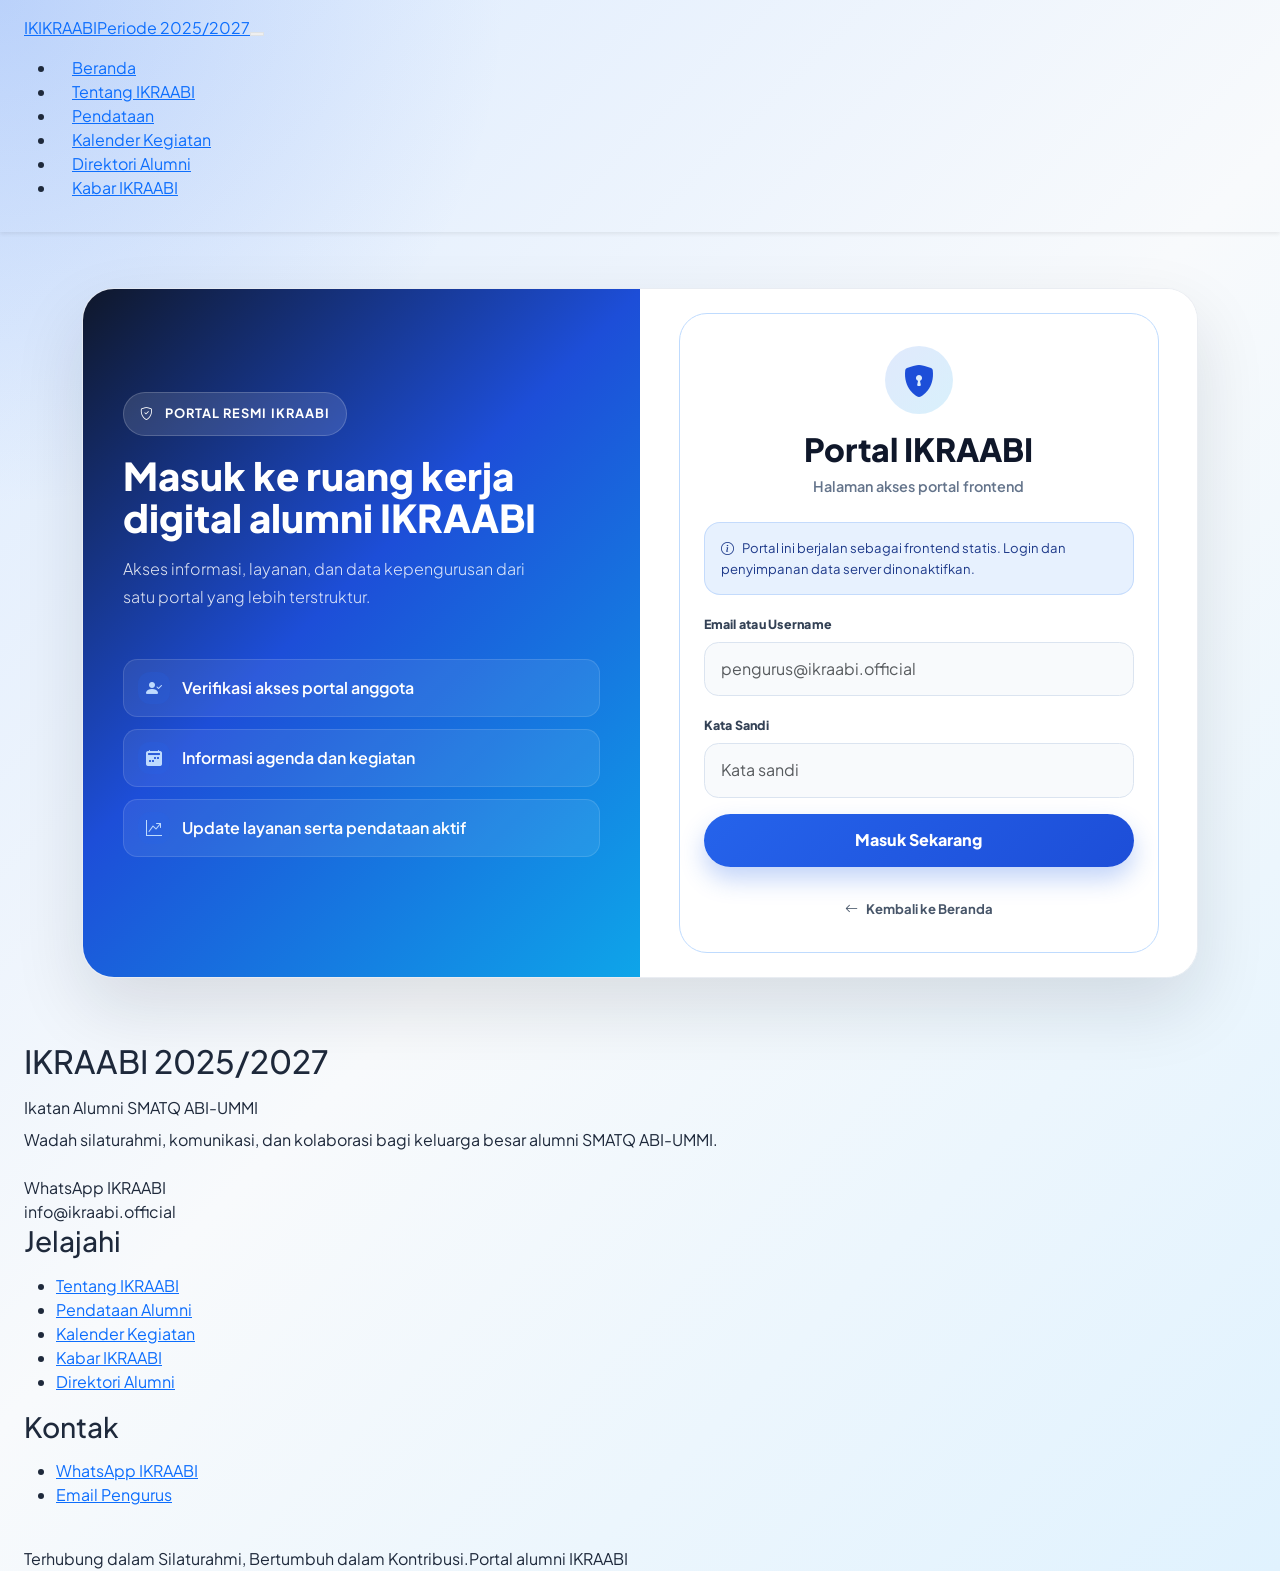
<file: login.html>
<!DOCTYPE html>
<html lang="id">

<head>
    <meta charset="UTF-8">
    <meta name="viewport" content="width=device-width, initial-scale=1.0">
    <title>Login - Portal IKRAABI</title>
    <link href="https://cdn.jsdelivr.net/npm/bootstrap@5.3.2/dist/css/bootstrap.min.css" rel="stylesheet">
    <link rel="stylesheet" href="https://cdn.jsdelivr.net/npm/bootstrap-icons@1.11.3/font/bootstrap-icons.min.css">
    <link href="https://fonts.googleapis.com/css2?family=Plus+Jakarta+Sans:wght@400;600;700;800;900&display=swap"
        rel="stylesheet">
    <link rel="stylesheet" href="site.css">
</head>

<body class="login-page">
    <div class="container login-shell">
        <div class="row login-grid g-0 align-items-stretch">
            <div class="col-lg-6 login-visual">
                <div class="login-brand-badge"><i class="bi bi-shield-check"></i> Portal Resmi IKRAABI</div>
                <h1>Masuk ke ruang kerja digital alumni IKRAABI</h1>
                <p class="lead">Akses informasi, layanan, dan data kepengurusan dari satu portal yang lebih terstruktur.</p>
                <ul class="login-feature-list">
                    <li><i class="bi bi-person-check-fill"></i> Verifikasi akses portal anggota</li>
                    <li><i class="bi bi-calendar2-week-fill"></i> Informasi agenda dan kegiatan</li>
                    <li><i class="bi bi-graph-up-arrow"></i> Update layanan serta pendataan aktif</li>
                </ul>
            </div>
            <div class="col-lg-6 login-card-wrap">
                <div class="card login-card card-custom">
                    <div class="card-body">
                        <div class="login-header">
                            <div class="icon-wrap"><i class="bi bi-shield-lock-fill fs-2"></i></div>
                            <h3>Portal IKRAABI</h3>
                            <p>Halaman akses portal frontend</p>
                        </div>
                        <div class="login-alert"><i class="bi bi-info-circle me-2"></i>Portal ini berjalan sebagai frontend statis. Login dan penyimpanan data server dinonaktifkan.</div>
                        <form class="login-form" data-static-form data-success="Mode demo frontend aktif. Tidak ada sesi atau data server yang dibuat.">
                            <div class="mb-3">
                                <label class="form-label">Email atau Username</label>
                                <input type="text" class="form-control" required placeholder="pengurus@ikraabi.official">
                            </div>
                            <div class="mb-3">
                                <label class="form-label">Kata Sandi</label>
                                <input type="password" class="form-control" required placeholder="Kata sandi">
                            </div>
                            <button type="submit" class="btn login-btn mb-3">Masuk Sekarang</button>
                            <div class="text-center">
                                <a href="index.html" class="login-back"><i class="bi bi-arrow-left me-2"></i>Kembali ke Beranda</a>
                            </div>
                        </form>
                    </div>
                </div>
            </div>
        </div>
    </div>
    <script src="https://cdn.jsdelivr.net/npm/bootstrap@5.3.2/dist/js/bootstrap.bundle.min.js"></script>
    <script src="site.js"></script>
</body>

</html>
</file>
<file: site.css>
:root {
    --primary-lime: #2563eb;
    --primary-lime-dark: #1d4ed8;
    --portal-bg: #eff6ff;
    --portal-panel: rgba(255, 255, 255, 0.88);
    --portal-border: #bfdbfe;
    --portal-text: #1e293b;
    --portal-muted: #64748b;
    --portal-primary: #2563eb;
    --portal-shadow: rgba(15, 23, 42, 0.12);
}

body {
    background-color: var(--portal-bg);
    font-family: 'Plus Jakarta Sans', -apple-system, BlinkMacSystemFont, 'Segoe UI', Roboto, sans-serif;
    color: var(--portal-text);
}

.embossed-title {
    color: #2563eb;
    font-weight: 900;
    text-shadow: 2px 3px 0 rgba(0, 0, 0, 0.18);
}

.btn-lime {
    background-color: #2563eb;
    color: #fff;
    font-weight: 700;
    border-radius: 50rem;
    border: none;
    transition: all 0.2s;
}

.btn-lime:hover {
    background-color: #1d4ed8;
    color: #fff;
    transform: translateY(-2px);
}

.card-custom {
    border: 2px solid #bfdbfe;
    border-radius: 0.5rem;
    background: #fff;
    box-shadow: 0 4px 15px rgba(37, 99, 235, 0.1);
    transition: transform 0.2s, box-shadow 0.2s;
}

.card-custom:hover {
    transform: translateY(-4px);
    box-shadow: 0 10px 25px rgba(37, 99, 235, 0.2);
}

.badge-karsa {
    background-color: #1d4ed8;
    color: #fff;
    font-weight: 800;
    letter-spacing: 0.05em;
    padding: 0.35rem 0.75rem;
    border-radius: 0.5rem;
}

.calendar-table {
    min-width: 630px;
    table-layout: fixed;
}

.calendar-table th {
    border: 0;
    color: var(--portal-muted);
    font-size: 0.78rem;
    padding: 0.75rem 0.25rem;
}

.calendar-day {
    height: 6.5rem;
    padding: 0.4rem !important;
    vertical-align: top !important;
    text-align: left;
    border-color: #e2e8f0;
}

.calendar-day-muted {
    background: #f8fafc;
}

.calendar-day-number {
    display: inline-flex;
    width: 1.8rem;
    height: 1.8rem;
    align-items: center;
    justify-content: center;
    border-radius: 50%;
    color: #334155;
    font-size: 0.85rem;
    font-weight: 700;
}

.calendar-day-number.is-today {
    background: var(--portal-primary);
    color: #fff;
}

.calendar-event-link {
    display: block;
    margin-top: 0.25rem;
    overflow: hidden;
    padding: 0.2rem 0.35rem;
    border-left: 3px solid var(--portal-primary);
    border-radius: 2px;
    background: #eff6ff;
    color: #1e40af;
    font-size: 0.68rem;
    font-weight: 700;
    line-height: 1.25;
    text-decoration: none;
    text-overflow: ellipsis;
}

.calendar-event-link:hover,
.calendar-event-link:focus-visible {
    background: #dbeafe;
    color: #1e3a8a;
}

.agenda-list {
    display: grid;
    align-content: start;
    gap: 0.75rem;
}

.agenda-item {
    display: block;
    padding: 1rem;
    border: 1px solid var(--portal-border);
    border-radius: 0.5rem;
    background: #fff;
    color: inherit;
    text-decoration: none;
    transition: border-color 0.2s, background-color 0.2s;
}

.agenda-item:hover,
.agenda-item:focus-visible {
    border-color: var(--portal-primary);
    background: #f8fbff;
}

.agenda-item-date {
    display: block;
    margin-bottom: 0.4rem;
    color: var(--portal-muted);
    font-size: 0.78rem;
    font-weight: 700;
}

.agenda-item h3 {
    margin: 0.65rem 0 0.5rem;
    color: var(--portal-text);
    font-size: 1rem;
    font-weight: 800;
}

.agenda-item p {
    margin: 0.25rem 0 0;
    color: var(--portal-muted);
    font-size: 0.78rem;
}

.agenda-item-more {
    display: inline-block;
    margin-top: 0.75rem;
    color: var(--portal-primary);
    font-size: 0.8rem;
    font-weight: 800;
}

.detail-back-link {
    display: inline-block;
    margin-bottom: 1rem;
    color: var(--portal-primary);
    font-weight: 700;
    text-decoration: none;
}

.event-detail-panel {
    max-width: 56rem;
    padding: clamp(1.25rem, 4vw, 2.5rem);
    border: 1px solid var(--portal-border);
    border-radius: 0.5rem;
    background: #fff;
    box-shadow: 0 12px 32px var(--portal-shadow);
}

.event-detail-topline {
    display: flex;
    flex-wrap: wrap;
    gap: 0.5rem;
}

.event-detail-panel h1 {
    color: var(--portal-text);
    font-size: clamp(1.75rem, 5vw, 2.5rem);
}

.event-detail-description {
    max-width: 44rem;
    color: var(--portal-muted);
    line-height: 1.75;
}

.event-detail-meta {
    display: grid;
    grid-template-columns: repeat(auto-fit, minmax(12rem, 1fr));
    gap: 1rem;
    margin: 2rem 0 0;
}

.event-detail-meta div {
    padding-top: 0.9rem;
    border-top: 1px solid #e2e8f0;
}

.event-detail-meta dt {
    margin-bottom: 0.35rem;
    color: var(--portal-muted);
    font-size: 0.8rem;
}

.event-detail-meta dd {
    margin: 0;
    color: var(--portal-text);
    font-weight: 700;
}

.event-countdown {
    margin-top: 2rem;
    padding: 1rem;
    border: 1px solid var(--portal-border);
    border-radius: 0.75rem;
    background: #eff6ff;
}

footer a:hover { text-decoration: underline !important; }

.login-page {
    background:
        radial-gradient(circle at top left, rgba(37, 99, 235, 0.18), transparent 25%),
        linear-gradient(135deg, #dbeafe 0%, #f8fafc 50%, #e0f2fe 100%);
}

.login-shell {
    padding-top: 3.5rem;
    padding-bottom: 4rem;
}

.login-grid {
    min-height: 620px;
    background: rgba(255, 255, 255, 0.7);
    border: 1px solid rgba(148, 163, 184, 0.18);
    border-radius: 2rem;
    overflow: hidden;
    box-shadow: 0 30px 70px rgba(15, 23, 42, 0.12);
    backdrop-filter: blur(2px);
}

.login-visual {
    position: relative;
    display: flex;
    flex-direction: column;
    justify-content: center;
    background: linear-gradient(135deg, #0f172a 0%, #1d4ed8 45%, #0ea5e9 100%);
    color: #fff;
    padding: 2.5rem;
    isolation: isolate;
}

.login-visual::before {
    content: "";
    position: absolute;
    inset: 0;
    background: url('https://images.unsplash.com/photo-1523240795612-9a054b0db644?auto=format&fit=crop&w=900&q=80') center/cover no-repeat;
    opacity: 0.18;
    z-index: -1;
}

.login-brand-badge {
    display: inline-flex;
    align-items: center;
    gap: 0.7rem;
    padding: 0.7rem 1rem;
    border-radius: 999px;
    background: rgba(255, 255, 255, 0.12);
    border: 1px solid rgba(255, 255, 255, 0.18);
    width: fit-content;
    margin-bottom: 1.2rem;
    font-size: 0.8rem;
    font-weight: 700;
    letter-spacing: 0.08em;
    text-transform: uppercase;
}

.login-visual h1 {
    font-size: clamp(2.2rem, 3vw, 3.2rem);
    line-height: 1.1;
    font-weight: 900;
    margin-bottom: 1rem;
}

.login-visual .lead {
    font-size: 1rem;
    line-height: 1.75;
    color: rgba(255, 255, 255, 0.85);
    max-width: 26rem;
}

.login-feature-list {
    margin-top: 2rem;
    padding: 0;
    list-style: none;
    display: grid;
    gap: 0.75rem;
}

.login-feature-list li {
    display: flex;
    align-items: center;
    gap: 0.75rem;
    background: rgba(255, 255, 255, 0.08);
    border: 1px solid rgba(255, 255, 255, 0.12);
    border-radius: 0.9rem;
    padding: 0.75rem 0.9rem;
    font-weight: 600;
}

.login-feature-list i {
    width: 2rem;
    height: 2rem;
    border-radius: 0.75rem;
    display: inline-flex;
    align-items: center;
    justify-content: center;
    background: rgba(37, 99, 235, 0.2);
    color: #bfdbfe;
}

.login-card-wrap {
    display: flex;
    align-items: center;
    justify-content: center;
    background: rgba(255, 255, 255, 0.93);
    padding: 1.5rem;
}

.login-card {
    width: 100%;
    max-width: 480px;
    border: 1px solid var(--portal-border);
    border-radius: 1.75rem;
    background: #fff;
    box-shadow: none;
    padding: 2rem 1.5rem;
}

.login-card:hover {
    transform: none;
    box-shadow: none;
}

.login-card > div {
    padding: 0;
}

.login-header {
    text-align: center;
    margin-bottom: 1.5rem;
}

.login-header .icon-wrap {
    width: 4.25rem;
    height: 4.25rem;
    border-radius: 50%;
    margin: 0 auto 1rem;
    background: linear-gradient(135deg, rgba(37, 99, 235, 0.14), rgba(14, 165, 233, 0.16));
    color: #1d4ed8;
    display: flex;
    align-items: center;
    justify-content: center;
}

.login-header h3 {
    margin: 0;
    font-size: 2rem;
    font-weight: 900;
    color: #0f172a;
}

.login-header p {
    margin: 0.5rem 0 0;
    color: var(--portal-muted);
    font-weight: 600;
    font-size: 0.9rem;
}

.login-alert {
    margin-bottom: 1rem;
    border-radius: 1rem;
    border: 1px solid rgba(59, 130, 246, 0.2);
    background: rgba(219, 234, 254, 0.65);
    color: #1e3a8a;
    padding: 0.9rem 1rem;
    font-size: 0.82rem;
    line-height: 1.6;
}

.login-form label {
    font-size: 0.78rem;
    letter-spacing: 0.02em;
    color: #334155;
    margin-bottom: 0.5rem;
    font-weight: 800;
}

.login-form input,
.login-form select,
.login-form textarea {
    border: 1px solid #dbe4f0;
    border-radius: 0.9rem;
    min-height: 3rem;
    padding: 0.9rem 1rem;
    background: #f8fafc;
    color: #0f172a;
    transition: border-color 0.2s, box-shadow 0.2s, background 0.2s;
}

.login-form input:focus,
.login-form select:focus,
.login-form textarea:focus {
    border-color: rgba(37, 99, 235, 0.6);
    box-shadow: 0 0 0 0.2rem rgba(37, 99, 235, 0.12);
    background: #fff;
}

.login-btn {
    width: 100%;
    border: none;
    border-radius: 999px;
    padding: 0.9rem 1rem;
    font-weight: 800;
    background: linear-gradient(135deg, #2563eb 0%, #1d4ed8 100%);
    color: #fff;
    transition: transform 0.2s ease, box-shadow 0.2s ease;
    box-shadow: 0 12px 24px rgba(37, 99, 235, 0.28);
}

.login-btn:hover {
    transform: translateY(-1px);
    color: #fff;
}

.login-back {
    display: inline-flex;
    align-items: center;
    justify-content: center;
    width: 100%;
    margin-top: 1rem;
    color: #475569;
    text-decoration: none;
    font-size: 0.82rem;
    font-weight: 700;
}

.login-back:hover {
    color: #0f172a;
}

@media (max-width: 991.98px) {
    .login-shell {
        padding-top: 2.5rem;
        padding-bottom: 3rem;
    }

    .login-grid {
        min-height: auto;
    }

    .login-visual {
        padding: 2rem 1.5rem;
    }
}

@media (max-width: 575.98px) {
    .display-5 { font-size: 2.25rem; }
    .display-4 { font-size: 2.5rem; }

    .login-card {
        padding: 1.5rem 1rem;
    }
}
</file>
